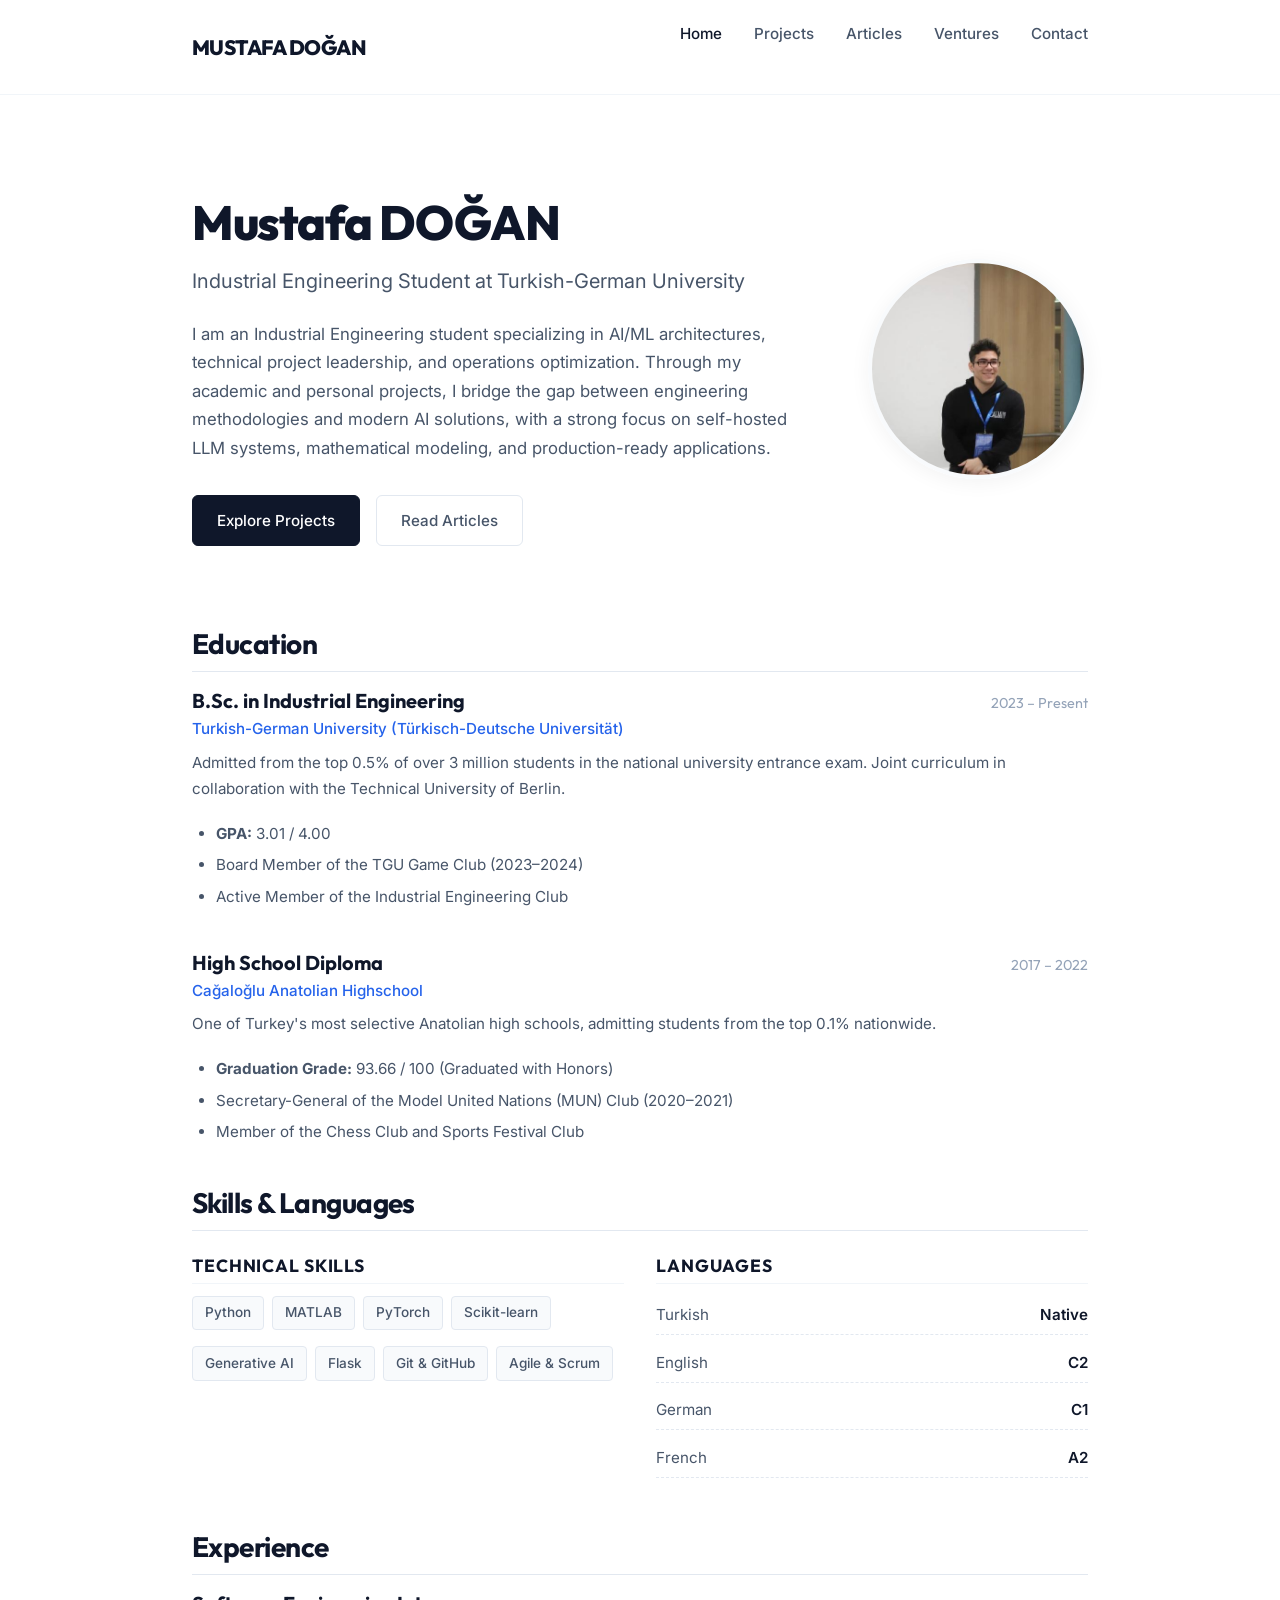
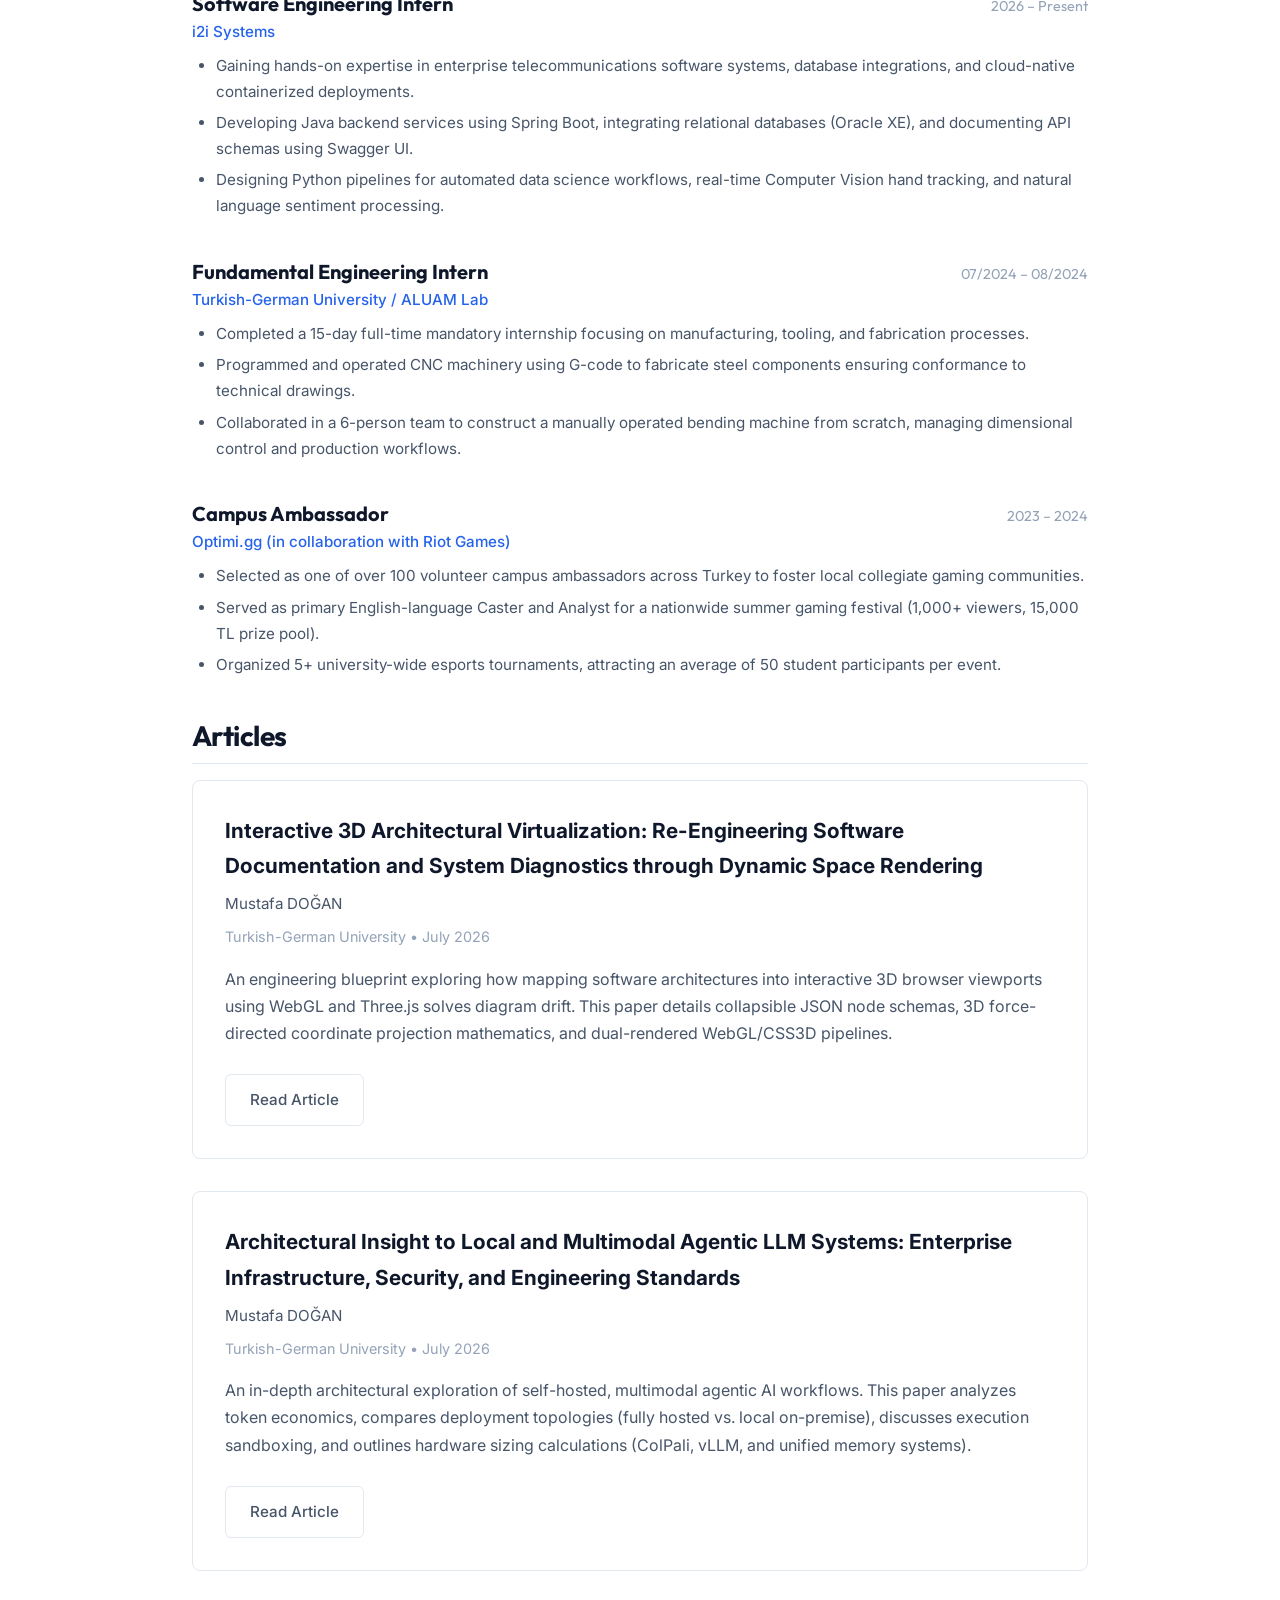
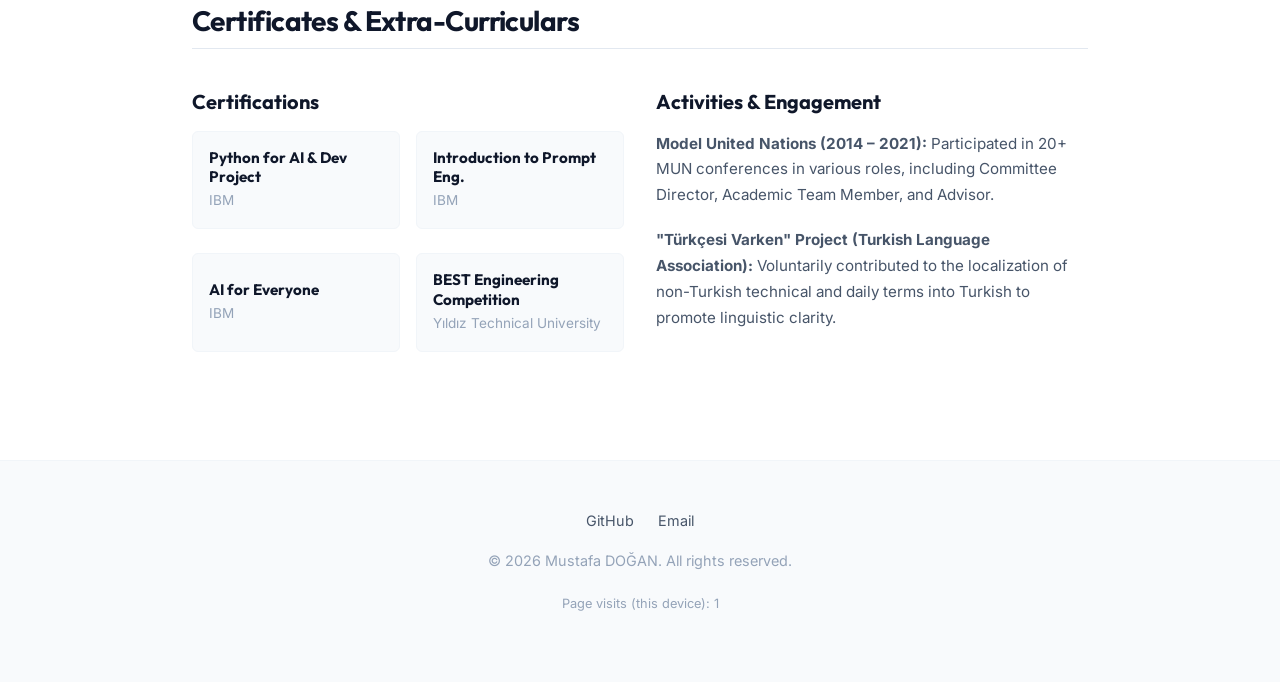
<file: index.html>
<!DOCTYPE html>
<html lang="en">
<head>
    <meta charset="UTF-8">
    <meta name="viewport" content="width=device-width, initial-scale=1.0">
    <title>Mustafa DOĞAN | Industrial Engineer & AI/ML Developer</title>
    <meta name="description" content="Portfolio of Mustafa DOĞAN, Industrial Engineering Student at Turkish-German University specializing in AI, Machine Learning, and Technical Leadership.">
    <link rel="stylesheet" href="css/style.css">
</head>
<body>

    <!-- Header Navigation -->
    <header>
        <div class="nav-container">
            <a href="index.html" class="logo">MUSTAFA DOĞAN</a>
            <button class="menu-btn" aria-label="Toggle Menu">&#9776;</button>
            <ul class="nav-links">
                <li><a href="index.html" class="active">Home</a></li>
                <li><a href="projects.html">Projects</a></li>
                <li><a href="articles.html">Articles</a></li>
                <li><a href="ventures.html">Ventures</a></li>
                <li><a href="contact.html">Contact</a></li>
            </ul>
        </div>
    </header>

    <!-- Main Content Container -->
    <main class="container">

        <!-- Hero Section -->
        <section class="hero" id="about">
            <div class="hero-text">
                <h1>Mustafa DOĞAN</h1>
                <p class="hero-subtitle">Industrial Engineering Student at Turkish-German University</p>
                <p class="hero-desc">
                    I am an Industrial Engineering student specializing in AI/ML architectures, technical project leadership, and operations optimization. Through my academic and personal projects, I bridge the gap between engineering methodologies and modern AI solutions, with a strong focus on self-hosted LLM systems, mathematical modeling, and production-ready applications.
                </p>
                <div class="btn-group">
                    <a href="projects.html" class="btn btn-primary">Explore Projects</a>
                    <a href="articles.html" class="btn btn-secondary">Read Articles</a>
                </div>
            </div>
            <div class="hero-img-container">
                <img src="assets/images/profile.jpg" alt="Mustafa DOĞAN Profile Photo">
            </div>
        </section>

        <!-- Education Section -->
        <section id="education">
            <h2>Education</h2>
            
            <div class="timeline-item">
                <div class="timeline-header">
                    <div class="timeline-title">
                        <h3>B.Sc. in Industrial Engineering</h3>
                        <div class="timeline-subtitle">Turkish-German University (Türkisch-Deutsche Universität)</div>
                    </div>
                    <span class="timeline-date">2023 – Present</span>
                </div>
                <div class="timeline-desc">
                    <p>Admitted from the top 0.5% of over 3 million students in the national university entrance exam. Joint curriculum in collaboration with the Technical University of Berlin.</p>
                    <ul>
                        <li><strong>GPA:</strong> 3.01 / 4.00</li>
                        <li>Board Member of the TGU Game Club (2023–2024)</li>
                        <li>Active Member of the Industrial Engineering Club</li>
                    </ul>
                </div>
            </div>

            <div class="timeline-item">
                <div class="timeline-header">
                    <div class="timeline-title">
                        <h3>High School Diploma</h3>
                        <div class="timeline-subtitle">Cağaloğlu Anatolian Highschool</div>
                    </div>
                    <span class="timeline-date">2017 – 2022</span>
                </div>
                <div class="timeline-desc">
                    <p>One of Turkey's most selective Anatolian high schools, admitting students from the top 0.1% nationwide.</p>
                    <ul>
                        <li><strong>Graduation Grade:</strong> 93.66 / 100 (Graduated with Honors)</li>
                        <li>Secretary-General of the Model United Nations (MUN) Club (2020–2021)</li>
                        <li>Member of the Chess Club and Sports Festival Club</li>
                    </ul>
                </div>
            </div>
        </section>

        <!-- Skills & Languages Section -->
        <section id="skills">
            <h2>Skills & Languages</h2>
            <div class="skills-container">
                
                <div class="skills-group">
                    <h3>Technical Skills</h3>
                    <ul class="skills-list">
                        <li>Python</li>
                        <li>MATLAB</li>
                        <li>PyTorch</li>
                        <li>Scikit-learn</li>
                        <li>Generative AI</li>
                        <li>Flask</li>
                        <li>Git & GitHub</li>
                        <li>Agile & Scrum</li>
                    </ul>
                </div>

                <div class="skills-group">
                    <h3>Languages</h3>
                    <ul class="lang-list">
                        <li class="lang-item">
                            <span>Turkish</span>
                            <span class="lang-proficiency">Native</span>
                        </li>
                        <li class="lang-item">
                            <span>English</span>
                            <span class="lang-proficiency">C2</span>
                        </li>
                        <li class="lang-item">
                            <span>German</span>
                            <span class="lang-proficiency">C1</span>
                        </li>
                        <li class="lang-item">
                            <span>French</span>
                            <span class="lang-proficiency">A2</span>
                        </li>
                    </ul>
                </div>

            </div>
        </section>

        <!-- Professional Experience Section -->
        <section id="experience">
            <h2>Experience</h2>

            <div class="timeline-item">
                <div class="timeline-header">
                    <div class="timeline-title">
                        <h3>Software Engineering Intern</h3>
                        <div class="timeline-subtitle">i2i Systems</div>
                    </div>
                    <span class="timeline-date">2026 – Present</span>
                </div>
                <div class="timeline-desc">
                    <ul>
                        <li>Gaining hands-on expertise in enterprise telecommunications software systems, database integrations, and cloud-native containerized deployments.</li>
                        <li>Developing Java backend services using Spring Boot, integrating relational databases (Oracle XE), and documenting API schemas using Swagger UI.</li>
                        <li>Designing Python pipelines for automated data science workflows, real-time Computer Vision hand tracking, and natural language sentiment processing.</li>
                    </ul>
                </div>
            </div>

            <div class="timeline-item">
                <div class="timeline-header">
                    <div class="timeline-title">
                        <h3>Fundamental Engineering Intern</h3>
                        <div class="timeline-subtitle">Turkish-German University / ALUAM Lab</div>
                    </div>
                    <span class="timeline-date">07/2024 – 08/2024</span>
                </div>
                <div class="timeline-desc">
                    <ul>
                        <li>Completed a 15-day full-time mandatory internship focusing on manufacturing, tooling, and fabrication processes.</li>
                        <li>Programmed and operated CNC machinery using G-code to fabricate steel components ensuring conformance to technical drawings.</li>
                        <li>Collaborated in a 6-person team to construct a manually operated bending machine from scratch, managing dimensional control and production workflows.</li>
                    </ul>
                </div>
            </div>

            <div class="timeline-item">
                <div class="timeline-header">
                    <div class="timeline-title">
                        <h3>Campus Ambassador</h3>
                        <div class="timeline-subtitle">Optimi.gg (in collaboration with Riot Games)</div>
                    </div>
                    <span class="timeline-date">2023 – 2024</span>
                </div>
                <div class="timeline-desc">
                    <ul>
                        <li>Selected as one of over 100 volunteer campus ambassadors across Turkey to foster local collegiate gaming communities.</li>
                        <li>Served as primary English-language Caster and Analyst for a nationwide summer gaming festival (1,000+ viewers, 15,000 TL prize pool).</li>
                        <li>Organized 5+ university-wide esports tournaments, attracting an average of 50 student participants per event.</li>
                    </ul>
                </div>
            </div>
        </section>

        <!-- Publications Section -->
        <section id="publications">
            <h2>Articles</h2>
            <div class="pub-item" style="margin-bottom: 2rem;">
                <div class="pub-title">
                    <a href="articles/interactive-3d-virtualization.html">Interactive 3D Architectural Virtualization: Re-Engineering Software Documentation and System Diagnostics through Dynamic Space Rendering</a>
                </div>
                <div class="pub-authors">Mustafa DOĞAN</div>
                <div class="pub-meta">Turkish-German University • July 2026</div>
                <p>An engineering blueprint exploring how mapping software architectures into interactive 3D browser viewports using WebGL and Three.js solves diagram drift. This paper details collapsible JSON node schemas, 3D force-directed coordinate projection mathematics, and dual-rendered WebGL/CSS3D pipelines.</p>
                <a href="articles/interactive-3d-virtualization.html" class="btn btn-secondary" style="margin-top: 0.5rem;">Read Article</a>
            </div>
            
            <div class="pub-item" style="border-top: 1px solid var(--border-color); padding-top: 2rem;">
                <div class="pub-title">
                    <a href="articles/agentic-llm-systems.html">Architectural Insight to Local and Multimodal Agentic LLM Systems: Enterprise Infrastructure, Security, and Engineering Standards</a>
                </div>
                <div class="pub-authors">Mustafa DOĞAN</div>
                <div class="pub-meta">Turkish-German University • July 2026</div>
                <p>An in-depth architectural exploration of self-hosted, multimodal agentic AI workflows. This paper analyzes token economics, compares deployment topologies (fully hosted vs. local on-premise), discusses execution sandboxing, and outlines hardware sizing calculations (ColPali, vLLM, and unified memory systems).</p>
                <a href="articles/agentic-llm-systems.html" class="btn btn-secondary" style="margin-top: 0.5rem;">Read Article</a>
            </div>
        </section>

        <!-- Certificates & Additional Section -->
        <section id="certificates">
            <h2>Certificates & Extra-Curriculars</h2>
            
            <div class="grid-2">
                <div>
                    <h3 style="margin-bottom: 1rem;">Certifications</h3>
                    <ul class="cert-list">
                        <li class="cert-item">
                            <div class="cert-info">
                                <h4>Python for AI & Dev Project</h4>
                                <div class="cert-issuer">IBM</div>
                            </div>
                        </li>
                        <li class="cert-item">
                            <div class="cert-info">
                                <h4>Introduction to Prompt Eng.</h4>
                                <div class="cert-issuer">IBM</div>
                            </div>
                        </li>
                        <li class="cert-item">
                            <div class="cert-info">
                                <h4>AI for Everyone</h4>
                                <div class="cert-issuer">IBM</div>
                            </div>
                        </li>
                        <li class="cert-item">
                            <div class="cert-info">
                                <h4>BEST Engineering Competition</h4>
                                <div class="cert-issuer">Yıldız Technical University</div>
                            </div>
                        </li>
                    </ul>
                </div>

                <div>
                    <h3 style="margin-bottom: 1rem;">Activities & Engagement</h3>
                    <div style="font-size: 0.95rem;">
                        <p><strong>Model United Nations (2014 – 2021):</strong> Participated in 20+ MUN conferences in various roles, including Committee Director, Academic Team Member, and Advisor.</p>
                        <p><strong>"Türkçesi Varken" Project (Turkish Language Association):</strong> Voluntarily contributed to the localization of non-Turkish technical and daily terms into Turkish to promote linguistic clarity.</p>
                    </div>
                </div>
            </div>
        </section>

    </main>

    <!-- Footer -->
    <footer>
        <div class="footer-container">
            <div class="footer-links">
                <a href="https://github.com/Musteva" target="_blank" rel="noopener noreferrer">GitHub</a>
                <a href="mailto:mustafadoganfucucu@gmail.com">Email</a>
            </div>
            <p>&copy; 2026 Mustafa DOĞAN. All rights reserved.</p>
            <p id="visit-count" style="margin-top: 0.5rem; font-size: 0.8rem; color: var(--text-muted);">Page visits: Loading...</p>
        </div>
    </footer>

    <script src="js/main.js"></script>
</body>
</html>
</file>
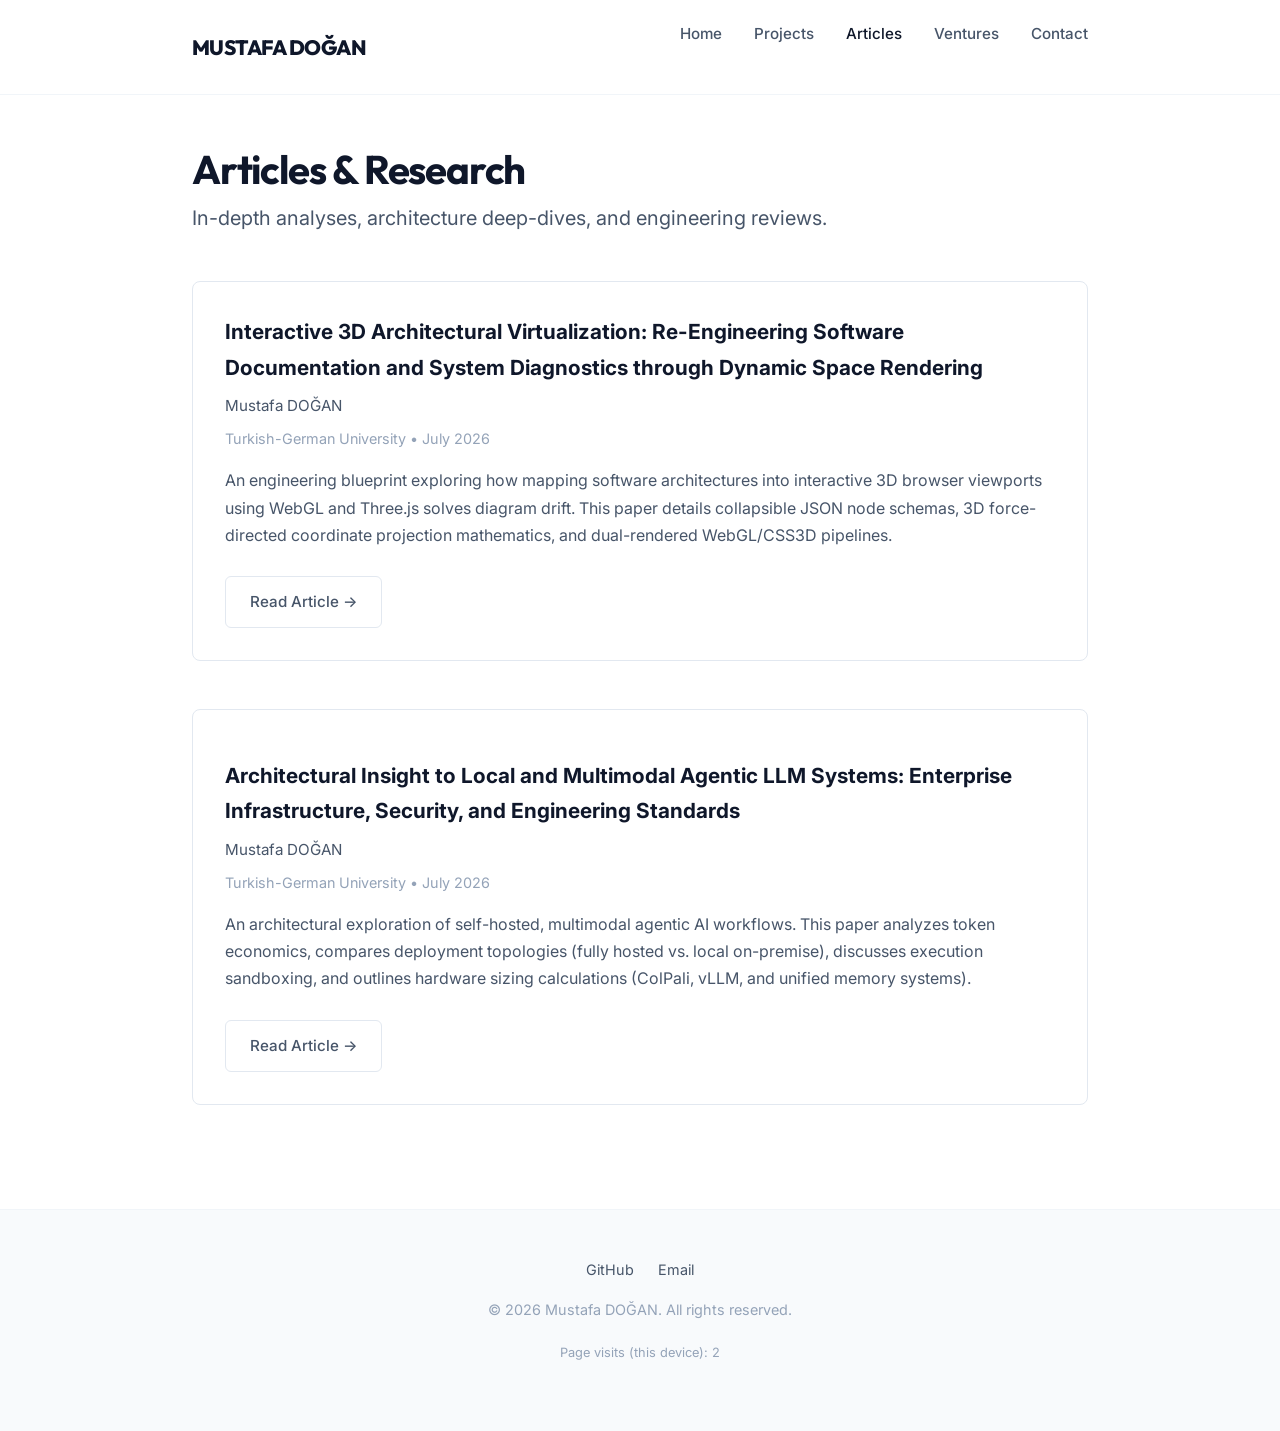
<file: articles.html>
<!DOCTYPE html>
<html lang="en">
<head>
    <meta charset="UTF-8">
    <meta name="viewport" content="width=device-width, initial-scale=1.0">
    <title>Articles | Mustafa DOĞAN</title>
    <meta name="description" content="Technical articles and publications by Mustafa DOĞAN on AI/ML architectures, enterprise security, and engineering standards.">
    <link rel="stylesheet" href="css/style.css">
</head>
<body>

    <!-- Header Navigation -->
    <header>
        <div class="nav-container">
            <a href="index.html" class="logo">MUSTAFA DOĞAN</a>
            <button class="menu-btn" aria-label="Toggle Menu">&#9776;</button>
            <ul class="nav-links">
                <li><a href="index.html">Home</a></li>
                <li><a href="projects.html">Projects</a></li>
                <li><a href="articles.html" class="active">Articles</a></li>
                <li><a href="ventures.html">Ventures</a></li>
                <li><a href="contact.html">Contact</a></li>
            </ul>
        </div>
    </header>

    <!-- Main Content Container -->
    <main class="container">
        
        <h1 style="margin-bottom: 0.5rem;">Articles & Research</h1>
        <p class="hero-subtitle" style="margin-bottom: 3rem;">In-depth analyses, architecture deep-dives, and engineering reviews.</p>

        <!-- Articles List Section -->
        <section>
            <div class="pub-item">
                <div class="pub-title">
                    <a href="articles/interactive-3d-virtualization.html">Interactive 3D Architectural Virtualization: Re-Engineering Software Documentation and System Diagnostics through Dynamic Space Rendering</a>
                </div>
                <div class="pub-authors">Mustafa DOĞAN</div>
                <div class="pub-meta">Turkish-German University • July 2026</div>
                <p>An engineering blueprint exploring how mapping software architectures into interactive 3D browser viewports using WebGL and Three.js solves diagram drift. This paper details collapsible JSON node schemas, 3D force-directed coordinate projection mathematics, and dual-rendered WebGL/CSS3D pipelines.</p>
                <a href="articles/interactive-3d-virtualization.html" class="btn btn-secondary" style="margin-top: 0.5rem;">Read Article &rarr;</a>
            </div>

            <div class="pub-item" style="margin-top: 3rem; border-top: 1px solid var(--border-color); padding-top: 3rem;">
                <div class="pub-title">
                    <a href="articles/agentic-llm-systems.html">Architectural Insight to Local and Multimodal Agentic LLM Systems: Enterprise Infrastructure, Security, and Engineering Standards</a>
                </div>
                <div class="pub-authors">Mustafa DOĞAN</div>
                <div class="pub-meta">Turkish-German University • July 2026</div>
                <p>An architectural exploration of self-hosted, multimodal agentic AI workflows. This paper analyzes token economics, compares deployment topologies (fully hosted vs. local on-premise), discusses execution sandboxing, and outlines hardware sizing calculations (ColPali, vLLM, and unified memory systems).</p>
                <a href="articles/agentic-llm-systems.html" class="btn btn-secondary" style="margin-top: 0.5rem;">Read Article &rarr;</a>
            </div>
        </section>

    </main>

    <!-- Footer -->
    <footer>
        <div class="footer-container">
            <div class="footer-links">
                <a href="https://github.com/Musteva" target="_blank" rel="noopener noreferrer">GitHub</a>
                <a href="mailto:mustafadoganfucucu@gmail.com">Email</a>
            </div>
            <p>&copy; 2026 Mustafa DOĞAN. All rights reserved.</p>
            <p id="visit-count" style="margin-top: 0.5rem; font-size: 0.8rem; color: var(--text-muted);">Page visits: Loading...</p>
        </div>
    </footer>

    <script src="js/main.js"></script>
</body>
</html>
</file>
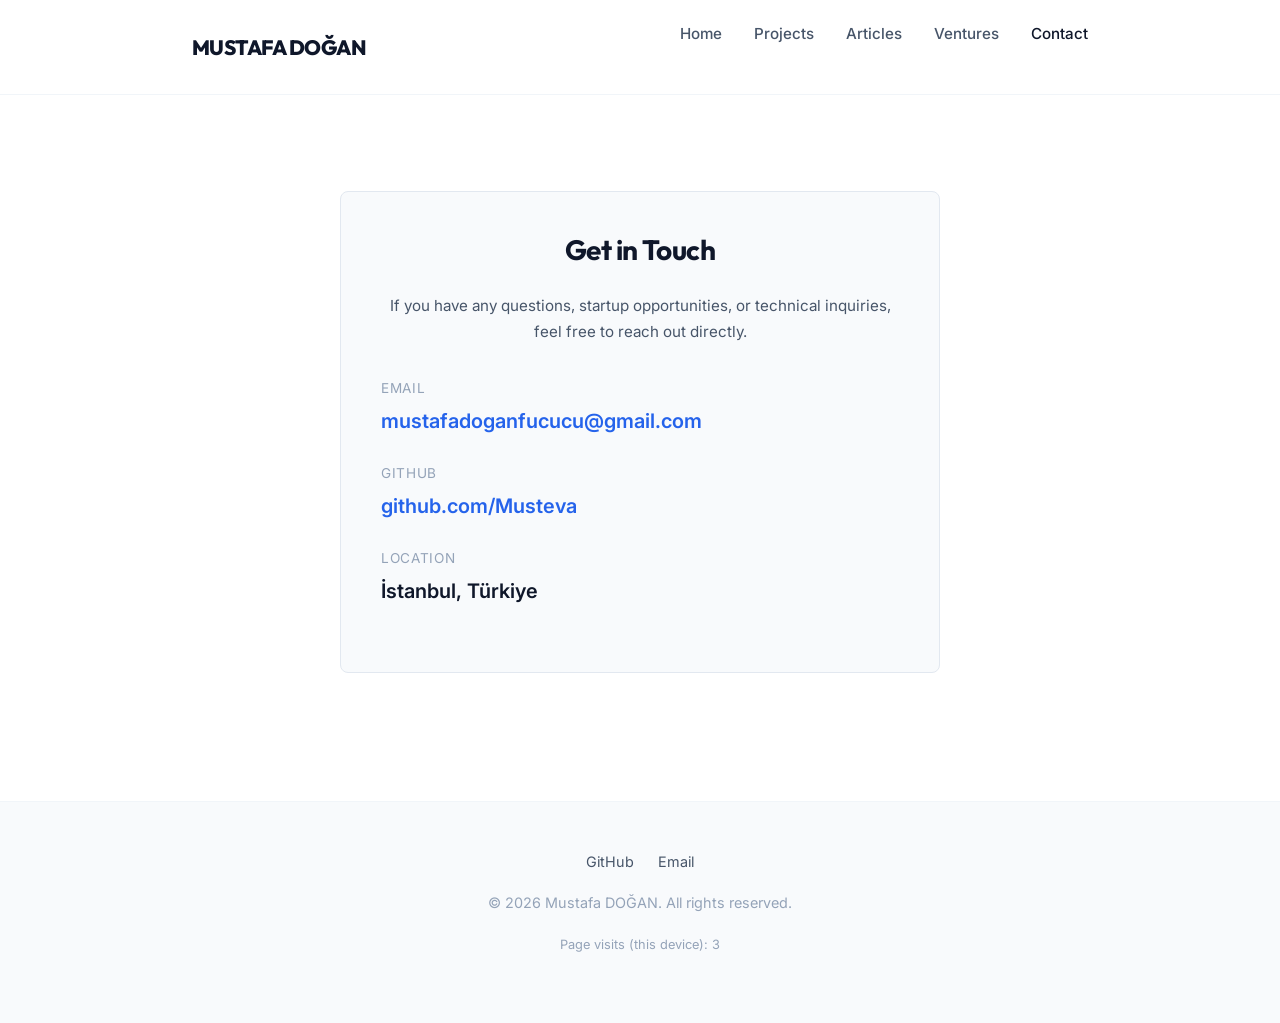
<file: contact.html>
<!DOCTYPE html>
<html lang="en">
<head>
    <meta charset="UTF-8">
    <meta name="viewport" content="width=device-width, initial-scale=1.0">
    <title>Contact | Mustafa DOĞAN</title>
    <meta name="description" content="Contact page for Mustafa DOĞAN, Industrial Engineer and AI/ML Developer. Get in touch via email or GitHub.">
    <link rel="stylesheet" href="css/style.css">
    <style>
        .contact-layout {
            max-width: 600px;
            margin: 3rem auto;
            border: 1px solid var(--border-color);
            border-radius: 8px;
            padding: 2.5rem;
            background-color: var(--bg-secondary);
        }
        .contact-info-list {
            list-style: none;
            padding-left: 0;
            margin-top: 1.5rem;
        }
        .contact-info-list li {
            margin-bottom: 1.5rem;
        }
        .contact-info-label {
            font-size: 0.85rem;
            text-transform: uppercase;
            letter-spacing: 0.05em;
            color: var(--text-muted);
            margin-bottom: 0.25rem;
        }
        .contact-info-val {
            font-size: 1.25rem;
            font-weight: 600;
            color: var(--text-primary);
        }
        .contact-info-val a {
            color: var(--accent);
        }
        .contact-info-val a:hover {
            color: var(--accent-hover);
            text-decoration: underline;
        }
    </style>
</head>
<body>

    <!-- Header Navigation -->
    <header>
        <div class="nav-container">
            <a href="index.html" class="logo">MUSTAFA DOĞAN</a>
            <button class="menu-btn" aria-label="Toggle Menu">&#9776;</button>
            <ul class="nav-links">
                <li><a href="index.html">Home</a></li>
                <li><a href="projects.html">Projects</a></li>
                <li><a href="articles.html">Articles</a></li>
                <li><a href="ventures.html">Ventures</a></li>
                <li><a href="contact.html" class="active">Contact</a></li>
            </ul>
        </div>
    </header>

    <!-- Main Content Container -->
    <main class="container">
        
        <div class="contact-layout">
            <h2 style="border-bottom: none; margin-top: 0; margin-bottom: 1rem; text-align: center;">Get in Touch</h2>
            <p style="text-align: center; font-size: 0.95rem; margin-bottom: 2rem;">If you have any questions, startup opportunities, or technical inquiries, feel free to reach out directly.</p>
            
            <ul class="contact-info-list">
                <li>
                    <div class="contact-info-label">Email</div>
                    <div class="contact-info-val">
                        <a href="mailto:mustafadoganfucucu@gmail.com">mustafadoganfucucu@gmail.com</a>
                    </div>
                </li>
                <li>
                    <div class="contact-info-label">GitHub</div>
                    <div class="contact-info-val">
                        <a href="https://github.com/Musteva" target="_blank" rel="noopener noreferrer">github.com/Musteva</a>
                    </div>
                </li>
                <li>
                    <div class="contact-info-label">Location</div>
                    <div class="contact-info-val" style="color: var(--text-primary);">İstanbul, Türkiye</div>
                </li>
            </ul>
        </div>

    </main>

    <!-- Footer -->
    <footer>
        <div class="footer-container">
            <div class="footer-links">
                <a href="https://github.com/Musteva" target="_blank" rel="noopener noreferrer">GitHub</a>
                <a href="mailto:mustafadoganfucucu@gmail.com">Email</a>
            </div>
            <p>&copy; 2026 Mustafa DOĞAN. All rights reserved.</p>
            <p id="visit-count" style="margin-top: 0.5rem; font-size: 0.8rem; color: var(--text-muted);">Page visits: Loading...</p>
        </div>
    </footer>

    <script src="js/main.js"></script>
</body>
</html>
</file>
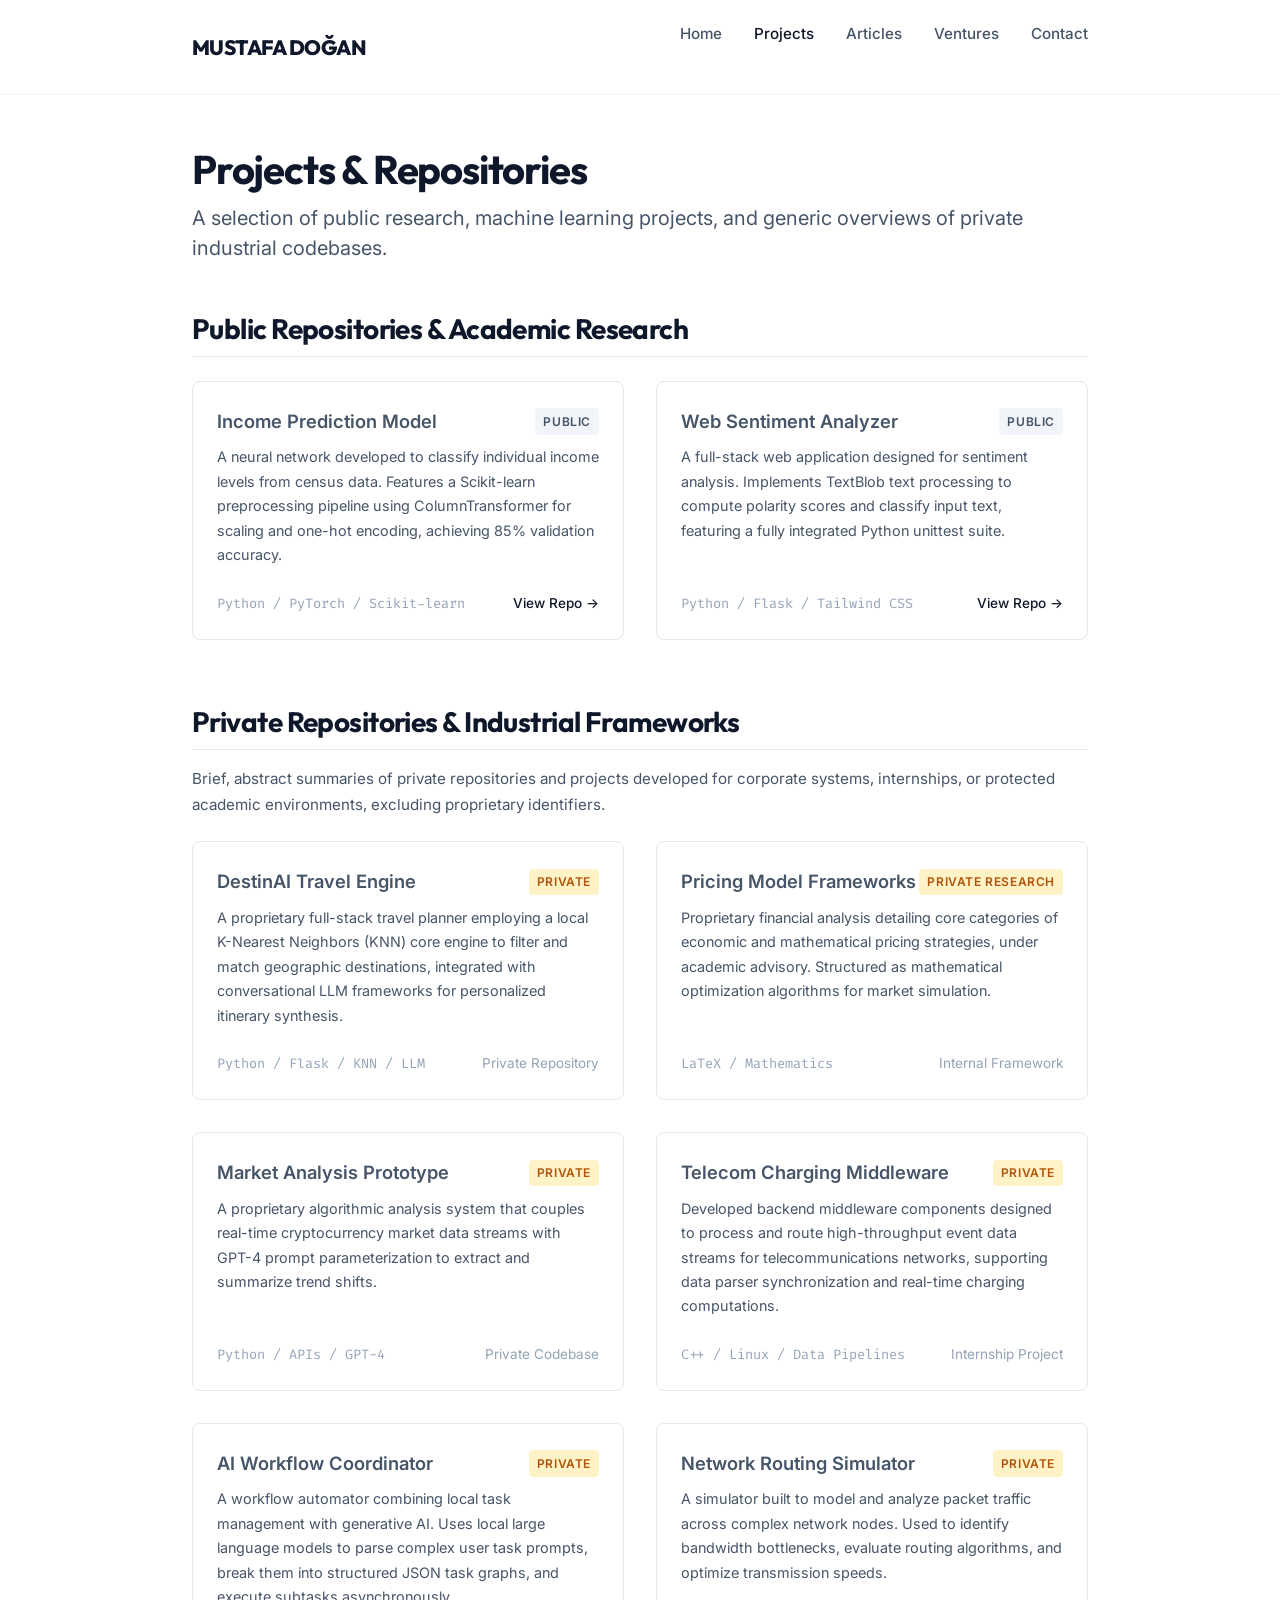
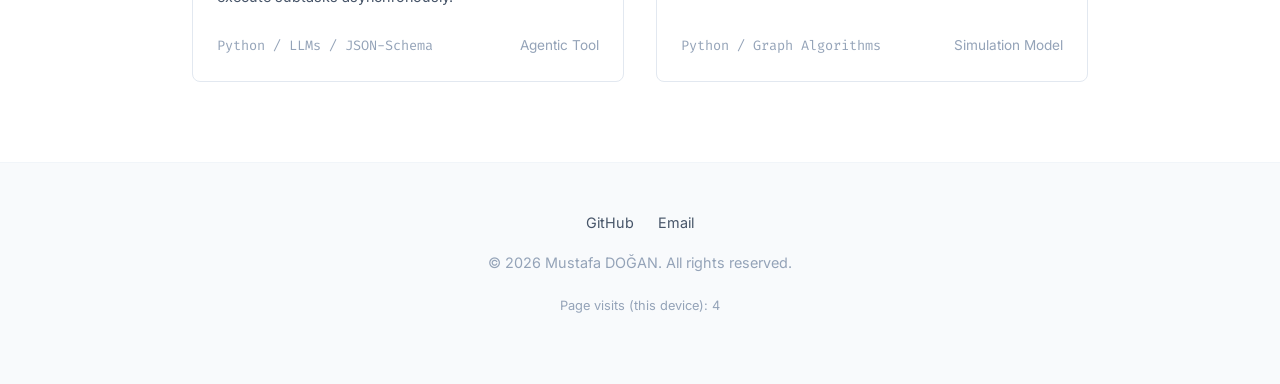
<file: projects.html>
<!DOCTYPE html>
<html lang="en">
<head>
    <meta charset="UTF-8">
    <meta name="viewport" content="width=device-width, initial-scale=1.0">
    <title>Projects | Mustafa DOĞAN</title>
    <meta name="description" content="Projects page of Mustafa DOĞAN, displaying public and private software repositories in AI, Machine Learning, and Industrial Engineering.">
    <link rel="stylesheet" href="css/style.css">
</head>
<body>

    <!-- Header Navigation -->
    <header>
        <div class="nav-container">
            <a href="index.html" class="logo">MUSTAFA DOĞAN</a>
            <button class="menu-btn" aria-label="Toggle Menu">&#9776;</button>
            <ul class="nav-links">
                <li><a href="index.html">Home</a></li>
                <li><a href="projects.html" class="active">Projects</a></li>
                <li><a href="articles.html">Articles</a></li>
                <li><a href="ventures.html">Ventures</a></li>
                <li><a href="contact.html">Contact</a></li>
            </ul>
        </div>
    </header>

    <!-- Main Content Container -->
    <main class="container">
        
        <h1 style="margin-bottom: 0.5rem;">Projects & Repositories</h1>
        <p class="hero-subtitle" style="margin-bottom: 3rem;">A selection of public research, machine learning projects, and generic overviews of private industrial codebases.</p>

        <!-- Public Projects Section -->
        <section style="margin-bottom: 4rem;">
            <h2>Public Repositories & Academic Research</h2>
            
            <div class="grid-2" style="margin-top: 1.5rem;">
                
                <!-- Project: Income Level -->
                <div class="card">
                    <div class="card-title">
                        Income Prediction Model
                        <span class="card-tag">Public</span>
                    </div>
                    <p class="card-desc">
                        A neural network developed to classify individual income levels from census data. Features a Scikit-learn preprocessing pipeline using ColumnTransformer for scaling and one-hot encoding, achieving 85% validation accuracy.
                    </p>
                    <div class="card-footer">
                        <span class="card-tech">Python / PyTorch / Scikit-learn</span>
                        <a href="https://github.com/Musteva" target="_blank" rel="noopener noreferrer" style="font-weight: 500;">View Repo &rarr;</a>
                    </div>
                </div>

                <!-- Project: Web Sentiment Analyzer -->
                <div class="card">
                    <div class="card-title">
                        Web Sentiment Analyzer
                        <span class="card-tag">Public</span>
                    </div>
                    <p class="card-desc">
                        A full-stack web application designed for sentiment analysis. Implements TextBlob text processing to compute polarity scores and classify input text, featuring a fully integrated Python unittest suite.
                    </p>
                    <div class="card-footer">
                        <span class="card-tech">Python / Flask / Tailwind CSS</span>
                        <a href="https://github.com/Musteva" target="_blank" rel="noopener noreferrer" style="font-weight: 500;">View Repo &rarr;</a>
                    </div>
                </div>

            </div>
        </section>

        <!-- Private / Industrial Projects Section -->
        <section>
            <h2>Private Repositories & Industrial Frameworks</h2>
            <p style="margin-bottom: 1.5rem; font-size: 0.95rem;">Brief, abstract summaries of private repositories and projects developed for corporate systems, internships, or protected academic environments, excluding proprietary identifiers.</p>
            
            <div class="grid-2">
                
                <!-- Private Project 1: DestinAI -->
                <div class="card">
                    <div class="card-title">
                        DestinAI Travel Engine
                        <span class="card-tag private">Private</span>
                    </div>
                    <p class="card-desc">
                        A proprietary full-stack travel planner employing a local K-Nearest Neighbors (KNN) core engine to filter and match geographic destinations, integrated with conversational LLM frameworks for personalized itinerary synthesis.
                    </p>
                    <div class="card-footer">
                        <span class="card-tech">Python / Flask / KNN / LLM</span>
                        <span style="color: var(--text-muted); font-size: 0.85rem;">Private Repository</span>
                    </div>
                </div>

                <!-- Private Project 2: Pricing Models -->
                <div class="card">
                    <div class="card-title">
                        Pricing Model Frameworks
                        <span class="card-tag private">Private Research</span>
                    </div>
                    <p class="card-desc">
                        Proprietary financial analysis detailing core categories of economic and mathematical pricing strategies, under academic advisory. Structured as mathematical optimization algorithms for market simulation.
                    </p>
                    <div class="card-footer">
                        <span class="card-tech">LaTeX / Mathematics</span>
                        <span style="color: var(--text-muted); font-size: 0.85rem;">Internal Framework</span>
                    </div>
                </div>

                <!-- Private Project 3: Market Analysis -->
                <div class="card">
                    <div class="card-title">
                        Market Analysis Prototype
                        <span class="card-tag private">Private</span>
                    </div>
                    <p class="card-desc">
                        A proprietary algorithmic analysis system that couples real-time cryptocurrency market data streams with GPT-4 prompt parameterization to extract and summarize trend shifts.
                    </p>
                    <div class="card-footer">
                        <span class="card-tech">Python / APIs / GPT-4</span>
                        <span style="color: var(--text-muted); font-size: 0.85rem;">Private Codebase</span>
                    </div>
                </div>

                <!-- Private Project 4: Telecom Infrastructure -->
                <div class="card">
                    <div class="card-title">
                        Telecom Charging Middleware
                        <span class="card-tag private">Private</span>
                    </div>
                    <p class="card-desc">
                        Developed backend middleware components designed to process and route high-throughput event data streams for telecommunications networks, supporting data parser synchronization and real-time charging computations.
                    </p>
                    <div class="card-footer">
                        <span class="card-tech">C++ / Linux / Data Pipelines</span>
                        <span style="color: var(--text-muted); font-size: 0.85rem;">Internship Project</span>
                    </div>
                </div>



                <!-- Private Project 6: TaskFlow GenAI -->
                <div class="card">
                    <div class="card-title">
                        AI Workflow Coordinator
                        <span class="card-tag private">Private</span>
                    </div>
                    <p class="card-desc">
                        A workflow automator combining local task management with generative AI. Uses local large language models to parse complex user task prompts, break them into structured JSON task graphs, and execute subtasks asynchronously.
                    </p>
                    <div class="card-footer">
                        <span class="card-tech">Python / LLMs / JSON-Schema</span>
                        <span style="color: var(--text-muted); font-size: 0.85rem;">Agentic Tool</span>
                    </div>
                </div>

                <!-- Private Project 7: Network Simulation -->
                <div class="card">
                    <div class="card-title">
                        Network Routing Simulator
                        <span class="card-tag private">Private</span>
                    </div>
                    <p class="card-desc">
                        A simulator built to model and analyze packet traffic across complex network nodes. Used to identify bandwidth bottlenecks, evaluate routing algorithms, and optimize transmission speeds.
                    </p>
                    <div class="card-footer">
                        <span class="card-tech">Python / Graph Algorithms</span>
                        <span style="color: var(--text-muted); font-size: 0.85rem;">Simulation Model</span>
                    </div>
                </div>



            </div>
        </section>

    </main>

    <!-- Footer -->
    <footer>
        <div class="footer-container">
            <div class="footer-links">
                <a href="https://github.com/Musteva" target="_blank" rel="noopener noreferrer">GitHub</a>
                <a href="mailto:mustafadoganfucucu@gmail.com">Email</a>
            </div>
            <p>&copy; 2026 Mustafa DOĞAN. All rights reserved.</p>
            <p id="visit-count" style="margin-top: 0.5rem; font-size: 0.8rem; color: var(--text-muted);">Page visits: Loading...</p>
        </div>
    </footer>

    <script src="js/main.js"></script>
</body>
</html>
</file>
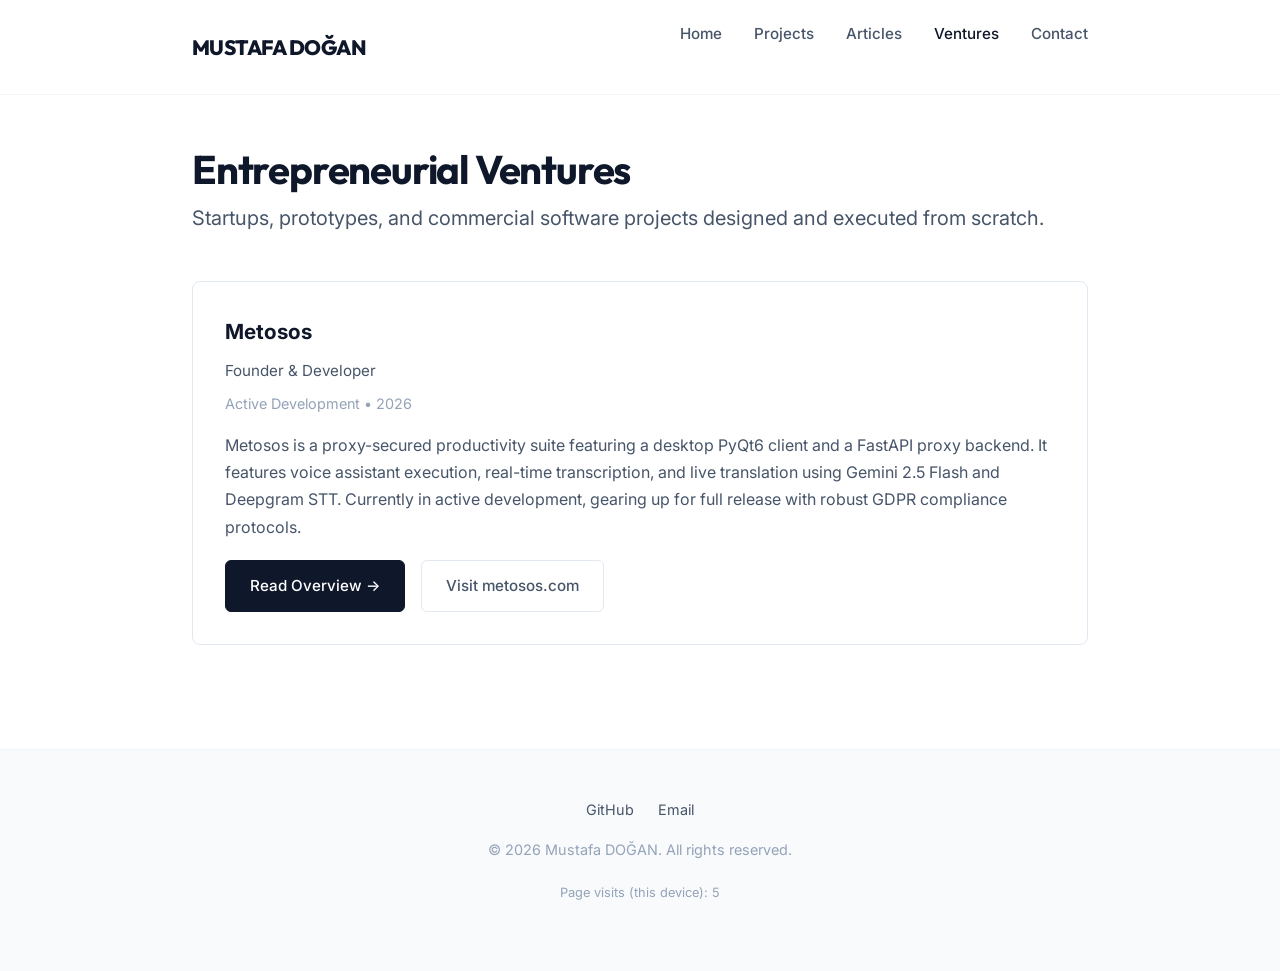
<file: ventures.html>
<!DOCTYPE html>
<html lang="en">
<head>
    <meta charset="UTF-8">
    <meta name="viewport" content="width=device-width, initial-scale=1.0">
    <title>Ventures | Mustafa DOĞAN</title>
    <meta name="description" content="Startups and entrepreneurial ventures by Mustafa DOĞAN. Learn more about Metosos.">
    <link rel="stylesheet" href="css/style.css">
</head>
<body>

    <!-- Header Navigation -->
    <header>
        <div class="nav-container">
            <a href="index.html" class="logo">MUSTAFA DOĞAN</a>
            <button class="menu-btn" aria-label="Toggle Menu">&#9776;</button>
            <ul class="nav-links">
                <li><a href="index.html">Home</a></li>
                <li><a href="projects.html">Projects</a></li>
                <li><a href="articles.html">Articles</a></li>
                <li><a href="ventures.html" class="active">Ventures</a></li>
                <li><a href="contact.html">Contact</a></li>
            </ul>
        </div>
    </header>

    <!-- Main Content Container -->
    <main class="container">
        
        <h1 style="margin-bottom: 0.5rem;">Entrepreneurial Ventures</h1>
        <p class="hero-subtitle" style="margin-bottom: 3rem;">Startups, prototypes, and commercial software projects designed and executed from scratch.</p>

        <!-- Ventures List Section -->
        <section>
            <div class="pub-item">
                <div class="pub-title">
                    <a href="articles/metosos.html">Metosos</a>
                </div>
                <div class="pub-authors">Founder & Developer</div>
                <div class="pub-meta">Active Development • 2026</div>
                <p>Metosos is a proxy-secured productivity suite featuring a desktop PyQt6 client and a FastAPI proxy backend. It features voice assistant execution, real-time transcription, and live translation using Gemini 2.5 Flash and Deepgram STT. Currently in active development, gearing up for full release with robust GDPR compliance protocols.</p>
                <div class="btn-group" style="margin-top: 1rem;">
                    <a href="articles/metosos.html" class="btn btn-primary btn-sm">Read Overview &rarr;</a>
                    <a href="https://metosos.com" target="_blank" rel="noopener noreferrer" class="btn btn-secondary btn-sm">Visit metosos.com</a>
                </div>
            </div>
        </section>

    </main>

    <!-- Footer -->
    <footer>
        <div class="footer-container">
            <div class="footer-links">
                <a href="https://github.com/Musteva" target="_blank" rel="noopener noreferrer">GitHub</a>
                <a href="mailto:mustafadoganfucucu@gmail.com">Email</a>
            </div>
            <p>&copy; 2026 Mustafa DOĞAN. All rights reserved.</p>
            <p id="visit-count" style="margin-top: 0.5rem; font-size: 0.8rem; color: var(--text-muted);">Page visits: Loading...</p>
        </div>
    </footer>

    <script src="js/main.js"></script>
</body>
</html>
</file>
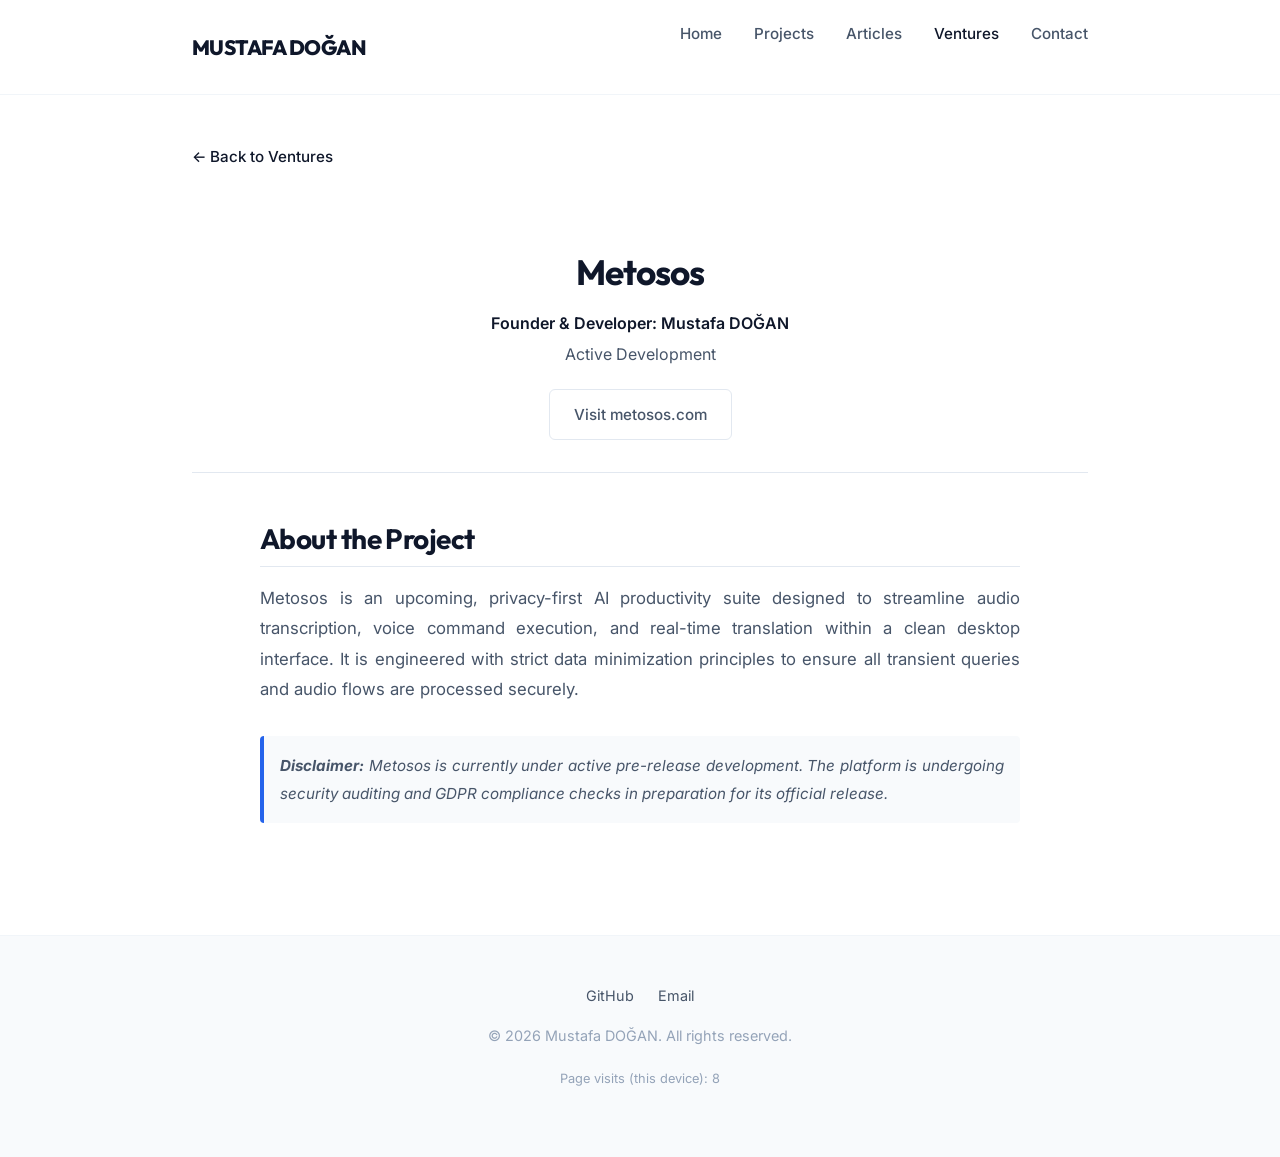
<file: articles/metosos.html>
<!DOCTYPE html>
<html lang="en">
<head>
    <meta charset="UTF-8">
    <meta name="viewport" content="width=device-width, initial-scale=1.0">
    <title>Metosos | Mustafa DOĞAN</title>
    <meta name="description" content="Overview of Metosos, an upcoming AI-powered productivity suite designed by Mustafa DOĞAN.">
    <link rel="stylesheet" href="../css/style.css">
</head>
<body>

    <!-- Header Navigation -->
    <header>
        <div class="nav-container">
            <a href="../index.html" class="logo">MUSTAFA DOĞAN</a>
            <button class="menu-btn" aria-label="Toggle Menu">&#9776;</button>
            <ul class="nav-links">
                <li><a href="../index.html">Home</a></li>
                <li><a href="../projects.html">Projects</a></li>
                <li><a href="../articles.html">Articles</a></li>
                <li><a href="../ventures.html" class="active">Ventures</a></li>
                <li><a href="../contact.html">Contact</a></li>
            </ul>
        </div>
    </header>

    <!-- Main Content Container -->
    <main class="container">

        <!-- Back link -->
        <a href="../ventures.html" class="back-link">&larr; Back to Ventures</a>

        <article>
            <!-- Article Header -->
            <div class="article-header">
                <h1 class="article-title">Metosos</h1>
                <div class="article-meta">
                    <span class="article-author">Founder & Developer: Mustafa DOĞAN</span>
                    <span class="article-institution">Active Development</span>
                    <span style="margin-top: 1rem;">
                        <a href="https://metosos.com" target="_blank" rel="noopener noreferrer" class="btn btn-secondary btn-sm">Visit metosos.com</a>
                    </span>
                </div>
            </div>

            <!-- Article Body Content -->
            <div class="article-content">
                
                <section>
                    <h2>About the Project</h2>
                    <p>
                        Metosos is an upcoming, privacy-first AI productivity suite designed to streamline audio transcription, voice command execution, and real-time translation within a clean desktop interface. It is engineered with strict data minimization principles to ensure all transient queries and audio flows are processed securely.
                    </p>
                    
                    <p style="background-color: var(--bg-secondary); border-left: 4px solid var(--accent); padding: 1rem; border-radius: 4px; font-style: italic; font-size: 0.95rem; margin-top: 2rem; margin-bottom: 2rem;">
                        <strong>Disclaimer:</strong> Metosos is currently under active pre-release development. The platform is undergoing security auditing and GDPR compliance checks in preparation for its official release.
                    </p>
                </section>

            </div>
        </article>

    </main>

    <!-- Footer -->
    <footer>
        <div class="footer-container">
            <div class="footer-links">
                <a href="https://github.com/Musteva" target="_blank" rel="noopener noreferrer">GitHub</a>
                <a href="mailto:mustafadoganfucucu@gmail.com">Email</a>
            </div>
            <p>&copy; 2026 Mustafa DOĞAN. All rights reserved.</p>
            <p id="visit-count" style="margin-top: 0.5rem; font-size: 0.8rem; color: var(--text-muted);">Page visits: Loading...</p>
        </div>
    </footer>

    <script src="../js/main.js"></script>
</body>
</html>
</file>
<file: css/style.css>
/* Import Google Fonts */
@import url('https://fonts.googleapis.com/css2?family=Inter:wght@300;400;500;600;700&family=Outfit:wght@400;500;600;700;800&family=Fira+Code:wght@400;500&display=swap');

/* CSS Variables for Minimalist Light Theme */
:root {
    --bg-primary: #ffffff;
    --bg-secondary: #f8fafc;
    --bg-tertiary: #f1f5f9;
    --text-primary: #0f172a;
    --text-secondary: #475569;
    --text-muted: #94a3b8;
    --accent: #2563eb;
    --accent-hover: #1d4ed8;
    --border-color: #e2e8f0;
    --border-light: #f1f5f9;
    --max-width: 960px;
    --font-heading: 'Outfit', sans-serif;
    --font-body: 'Inter', sans-serif;
    --font-mono: 'Fira Code', monospace;
    --transition: all 0.25s cubic-bezier(0.4, 0, 0.2, 1);
}

/* Base Styles */
* {
    box-sizing: border-box;
    margin: 0;
    padding: 0;
}

html {
    scroll-behavior: smooth;
}

body {
    background-color: var(--bg-primary);
    color: var(--text-secondary);
    font-family: var(--font-body);
    line-height: 1.7;
    font-size: 16px;
    -webkit-font-smoothing: antialiased;
}

h1, h2, h3, h4, h5, h6 {
    color: var(--text-primary);
    font-family: var(--font-heading);
    font-weight: 700;
    line-height: 1.3;
    margin-bottom: 0.5em;
}

h1 {
    font-size: 2.5rem;
    letter-spacing: -0.03em;
}

h2 {
    font-size: 1.75rem;
    letter-spacing: -0.02em;
    border-bottom: 1px solid var(--border-color);
    padding-bottom: 0.3em;
    margin-top: 2rem;
    margin-bottom: 1rem;
}

h3 {
    font-size: 1.25rem;
    margin-top: 1.5rem;
}

a {
    color: var(--text-primary);
    text-decoration: none;
    transition: var(--transition);
}

a:hover {
    color: var(--accent);
}

p {
    margin-bottom: 1.2rem;
}

ul, ol {
    margin-bottom: 1.2rem;
    padding-left: 1.5rem;
}

li {
    margin-bottom: 0.5rem;
}

/* Header & Navigation */
header {
    position: sticky;
    top: 0;
    background-color: rgba(255, 255, 255, 0.9);
    backdrop-filter: blur(8px);
    border-bottom: 1px solid var(--border-light);
    z-index: 100;
    transition: var(--transition);
}

.nav-container {
    max-width: var(--max-width);
    margin: 0 auto;
    display: flex;
    justify-content: space-between;
    align-items: center;
    padding: 1.25rem 2rem;
}

.logo {
    font-family: var(--font-heading);
    font-weight: 800;
    font-size: 1.3rem;
    letter-spacing: -0.03em;
    color: var(--text-primary);
}

.nav-links {
    display: flex;
    gap: 2rem;
    list-style: none;
}

.nav-links a {
    font-weight: 500;
    font-size: 0.95rem;
    color: var(--text-secondary);
}

.nav-links a:hover,
.nav-links a.active {
    color: var(--text-primary);
}

/* Mobile Menu Button */
.menu-btn {
    display: none;
    background: none;
    border: none;
    font-size: 1.5rem;
    cursor: pointer;
    color: var(--text-primary);
}

/* Layout Container */
main.container {
    max-width: var(--max-width);
    margin: 0 auto;
    padding: 3rem 2rem 5rem 2rem;
}

/* Hero Section */
.hero {
    display: flex;
    align-items: center;
    gap: 3rem;
    padding: 3rem 0;
    margin-bottom: 2rem;
}

.hero-text {
    flex: 1;
}

.hero-text h1 {
    font-size: 3rem;
    margin-bottom: 0.25em;
    font-weight: 800;
}

.hero-subtitle {
    font-size: 1.25rem;
    color: var(--text-secondary);
    font-weight: 400;
    margin-bottom: 1.5rem;
    line-height: 1.5;
}

.hero-desc {
    font-size: 1.05rem;
    margin-bottom: 2rem;
}

.hero-img-container {
    width: 220px;
    height: 220px;
    border-radius: 50%;
    overflow: hidden;
    border: 4px solid var(--bg-secondary);
    box-shadow: 0 4px 20px rgba(0, 0, 0, 0.05);
    flex-shrink: 0;
}

.hero-img-container img {
    width: 100%;
    height: 100%;
    object-fit: cover;
    object-position: center;
}

/* CTA Buttons */
.btn-group {
    display: flex;
    gap: 1rem;
    margin-top: 1.5rem;
}

.btn {
    display: inline-block;
    padding: 0.75rem 1.5rem;
    border-radius: 6px;
    font-weight: 500;
    font-size: 0.95rem;
    transition: var(--transition);
}

.btn-primary {
    background-color: var(--text-primary);
    color: var(--bg-primary);
    border: 1px solid var(--text-primary);
}

.btn-primary:hover {
    background-color: var(--accent);
    border-color: var(--accent);
    color: var(--bg-primary);
}

.btn-secondary {
    background-color: transparent;
    color: var(--text-secondary);
    border: 1px solid var(--border-color);
}

.btn-secondary:hover {
    background-color: var(--bg-secondary);
    color: var(--text-primary);
    border-color: var(--text-primary);
}

/* Information Lists (Education, Experience) */
.timeline-item {
    margin-bottom: 2.5rem;
    position: relative;
    padding-left: 0rem;
}

.timeline-header {
    display: flex;
    justify-content: space-between;
    align-items: baseline;
    margin-bottom: 0.5rem;
}

.timeline-title h3 {
    margin-top: 0;
    margin-bottom: 0.1em;
}

.timeline-subtitle {
    font-weight: 500;
    color: var(--accent);
    font-size: 0.95rem;
}

.timeline-date {
    font-size: 0.9rem;
    color: var(--text-muted);
    font-family: var(--font-heading);
    white-space: nowrap;
}

.timeline-desc {
    margin-top: 0.5rem;
    font-size: 0.95rem;
}

.timeline-desc li {
    margin-bottom: 0.35rem;
}

/* Grid Layouts */
.grid-2 {
    display: grid;
    grid-template-columns: repeat(2, 1fr);
    gap: 2rem;
}

/* Cards (Projects, Certificates) */
.card {
    background-color: var(--bg-primary);
    border: 1px solid var(--border-color);
    border-radius: 8px;
    padding: 1.5rem;
    transition: var(--transition);
    display: flex;
    flex-direction: column;
    height: 100%;
}

.card:hover {
    border-color: var(--text-primary);
    transform: translateY(-2px);
    box-shadow: 0 10px 30px rgba(0, 0, 0, 0.03);
}

.card-title {
    font-size: 1.15rem;
    margin-bottom: 0.5rem;
    font-weight: 600;
    display: flex;
    justify-content: space-between;
    align-items: center;
}

.card-tag {
    font-size: 0.75rem;
    font-weight: 600;
    text-transform: uppercase;
    letter-spacing: 0.05em;
    padding: 0.2rem 0.5rem;
    border-radius: 4px;
    background-color: var(--bg-tertiary);
    color: var(--text-secondary);
}

.card-tag.private {
    background-color: #fef3c7;
    color: #b45309;
}

.card-desc {
    font-size: 0.9rem;
    color: var(--text-secondary);
    margin-bottom: 1.5rem;
    flex-grow: 1;
}

.card-footer {
    display: flex;
    justify-content: space-between;
    align-items: center;
    margin-top: auto;
    font-size: 0.85rem;
}

.card-tech {
    color: var(--text-muted);
    font-family: var(--font-mono);
}

/* Skills Grid */
.skills-container {
    display: grid;
    grid-template-columns: repeat(2, 1fr);
    gap: 2rem;
    margin-top: 1.5rem;
}

.skills-group h3 {
    margin-top: 0;
    margin-bottom: 0.75rem;
    font-size: 1.1rem;
    text-transform: uppercase;
    letter-spacing: 0.05em;
    color: var(--text-primary);
    border-bottom: 1px solid var(--border-light);
    padding-bottom: 0.3rem;
}

.skills-list {
    display: flex;
    flex-wrap: wrap;
    gap: 0.5rem;
    list-style: none;
    padding-left: 0;
}

.skills-list li {
    background-color: var(--bg-secondary);
    border: 1px solid var(--border-color);
    padding: 0.3rem 0.75rem;
    border-radius: 4px;
    font-size: 0.85rem;
    color: var(--text-secondary);
    font-weight: 500;
}

.lang-list {
    list-style: none;
    padding-left: 0;
}

.lang-item {
    display: flex;
    justify-content: space-between;
    padding: 0.4rem 0;
    border-bottom: 1px dashed var(--border-color);
    font-size: 0.95rem;
}

.lang-proficiency {
    font-weight: 600;
    color: var(--text-primary);
}

/* Certificates List */
.cert-list {
    display: grid;
    grid-template-columns: repeat(2, 1fr);
    gap: 1rem;
    list-style: none;
    padding-left: 0;
}

.cert-item {
    padding: 1rem;
    border: 1px solid var(--border-light);
    border-radius: 6px;
    background-color: var(--bg-secondary);
    display: flex;
    justify-content: space-between;
    align-items: center;
}

.cert-info h4 {
    margin-bottom: 0.15em;
    font-size: 0.95rem;
}

.cert-issuer {
    font-size: 0.85rem;
    color: var(--text-muted);
}

/* Publications */
.pub-item {
    border: 1px solid var(--border-color);
    border-radius: 8px;
    padding: 2rem;
    margin-bottom: 1.5rem;
    transition: var(--transition);
}

.pub-item:hover {
    border-color: var(--text-primary);
}

.pub-title {
    font-size: 1.3rem;
    font-weight: 700;
    margin-bottom: 0.5rem;
}

.pub-authors {
    font-size: 0.95rem;
    color: var(--text-secondary);
    margin-bottom: 0.5rem;
}

.pub-meta {
    font-size: 0.9rem;
    color: var(--text-muted);
    margin-bottom: 1rem;
}

/* Footer */
footer {
    border-top: 1px solid var(--border-light);
    background-color: var(--bg-secondary);
    padding: 3rem 0;
    text-align: center;
    font-size: 0.9rem;
    color: var(--text-muted);
}

.footer-container {
    max-width: var(--max-width);
    margin: 0 auto;
    padding: 0 2rem;
}

.footer-links {
    display: flex;
    justify-content: center;
    gap: 1.5rem;
    margin-bottom: 1rem;
}

.footer-links a {
    color: var(--text-secondary);
}

.footer-links a:hover {
    color: var(--accent);
}

/* --- Article specific styles (Academic/Editorial Layout) --- */
.article-header {
    text-align: center;
    padding: 3rem 0 2rem 0;
    border-bottom: 1px solid var(--border-color);
    margin-bottom: 3rem;
}

.article-title {
    font-size: 2.2rem;
    line-height: 1.25;
    margin-bottom: 1rem;
    max-width: 800px;
    margin-left: auto;
    margin-right: auto;
}

.article-meta {
    font-size: 1rem;
    color: var(--text-secondary);
    display: flex;
    flex-direction: column;
    gap: 0.25rem;
}

.article-author {
    font-weight: 600;
    color: var(--text-primary);
}

.article-content {
    font-size: 1.05rem;
    line-height: 1.8;
    max-width: 760px;
    margin: 0 auto;
}

.article-content p {
    margin-bottom: 1.6rem;
    text-align: justify;
}

/* Inline footnotes & citations */
sup a {
    font-weight: 600;
    color: var(--accent);
}

/* Article Math, Code, Diagrams */
.math-display {
    overflow-x: auto;
    padding: 1rem;
    background-color: var(--bg-secondary);
    border-radius: 6px;
    border: 1px solid var(--border-light);
    margin: 2rem 0;
    text-align: center;
}

.article-image-box {
    margin: 2.5rem 0;
    text-align: center;
}

.article-image-box img {
    max-width: 100%;
    height: auto;
    border-radius: 6px;
    border: 1px solid var(--border-color);
    box-shadow: 0 4px 20px rgba(0, 0, 0, 0.02);
}

.article-image-caption {
    font-size: 0.85rem;
    color: var(--text-muted);
    margin-top: 0.75rem;
    font-style: italic;
}

/* Article Tables */
.table-wrapper {
    overflow-x: auto;
    margin: 2rem 0;
    border: 1px solid var(--border-color);
    border-radius: 6px;
}

table.article-table {
    width: 100%;
    border-collapse: collapse;
    font-size: 0.9rem;
    text-align: left;
}

table.article-table th {
    background-color: var(--bg-secondary);
    color: var(--text-primary);
    font-weight: 600;
    padding: 0.75rem 1rem;
    border-bottom: 2px solid var(--border-color);
}

table.article-table td {
    padding: 0.75rem 1rem;
    border-bottom: 1px solid var(--border-light);
    vertical-align: top;
}

table.article-table tr:hover {
    background-color: var(--bg-secondary);
}

/* References Section */
.references-section {
    margin-top: 4rem;
    border-top: 2px solid var(--text-primary);
    padding-top: 2rem;
}

.references-list {
    list-style: none;
    padding-left: 0;
}

.references-list li {
    font-size: 0.88rem;
    margin-bottom: 1rem;
    padding-left: 2rem;
    text-indent: -2rem;
    line-height: 1.5;
    word-break: break-all;
}

.ref-num {
    font-weight: 600;
    color: var(--text-primary);
    margin-right: 0.5rem;
}

/* Back Link */
.back-link {
    display: inline-flex;
    align-items: center;
    gap: 0.5rem;
    font-weight: 500;
    font-size: 0.95rem;
    margin-bottom: 2rem;
}

/* Responsive Breakpoints */
@media (max-width: 768px) {
    h1 {
        font-size: 2rem;
    }

    h2 {
        font-size: 1.5rem;
    }

    .hero {
        flex-direction: column-reverse;
        text-align: center;
        gap: 1.5rem;
        padding: 1rem 0;
    }

    .hero-img-container {
        width: 160px;
        height: 160px;
    }

    .btn-group {
        justify-content: center;
    }

    .grid-2,
    .skills-container,
    .cert-list {
        grid-template-columns: 1fr;
        gap: 1rem;
    }

    .timeline-header {
        flex-direction: column;
        align-items: flex-start;
        gap: 0.2rem;
    }

    .timeline-date {
        font-size: 0.85rem;
    }

    .nav-links {
        display: none; /* Mobile toggler will display it */
        flex-direction: column;
        position: absolute;
        top: 100%;
        left: 0;
        width: 100%;
        background-color: var(--bg-primary);
        border-bottom: 1px solid var(--border-color);
        padding: 1.5rem 2rem;
        gap: 1rem;
        box-shadow: 0 10px 15px -3px rgba(0, 0, 0, 0.05);
    }

    .nav-links.active {
        display: flex;
    }

    .menu-btn {
        display: block;
    }
}
</file>
